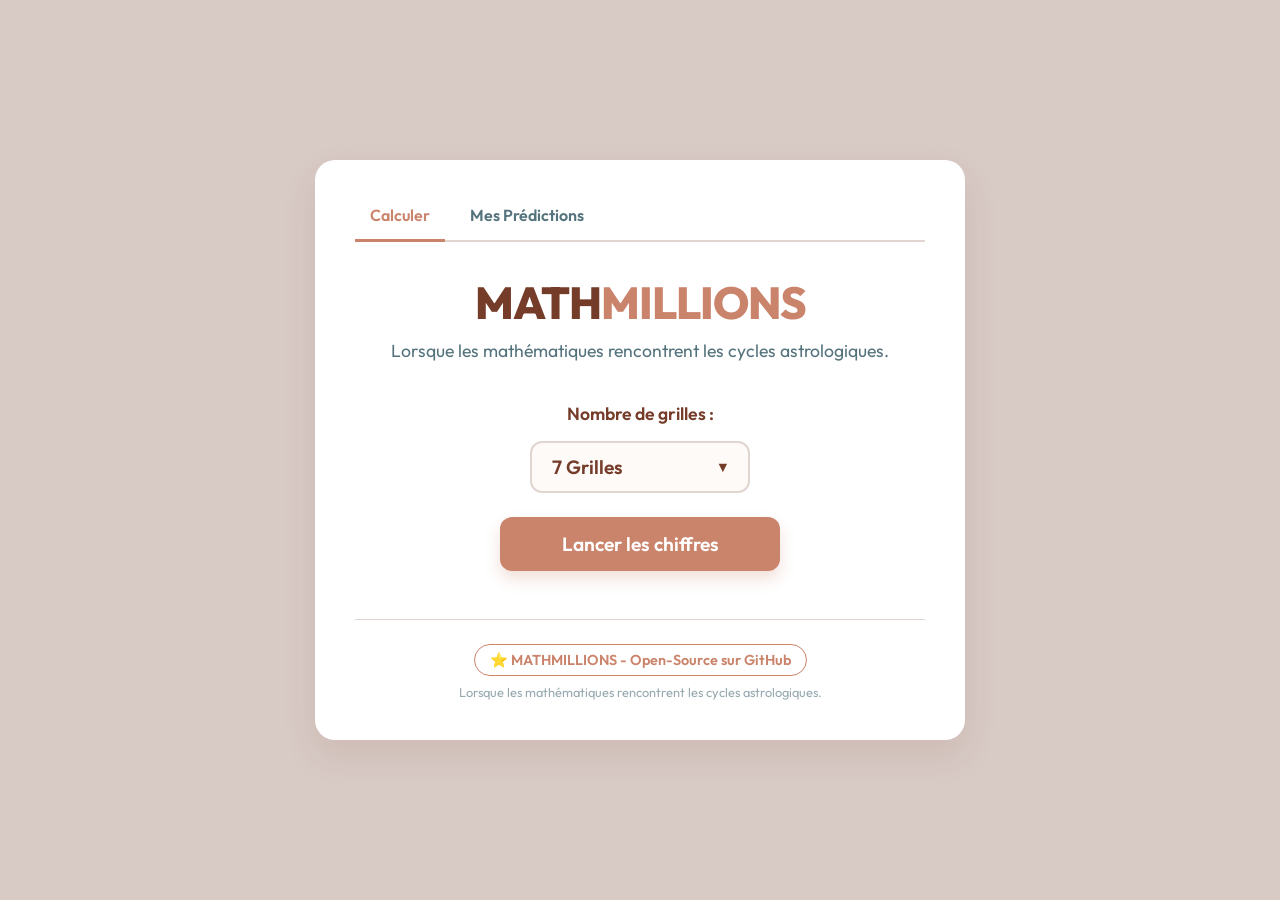
<file: frontend/index.html>
<!DOCTYPE html>
<html lang="fr">
<head>
    <meta charset="UTF-8">
    <meta name="viewport" content="width=device-width, initial-scale=1.0">
    <title>MATHMILLIONS</title>
    <link rel="stylesheet" href="style.css">
    <link href="https://fonts.googleapis.com/css2?family=Outfit:wght@300;400;600;800&display=swap" rel="stylesheet">
</head>
<body>
    <div class="background-orbs">
        <div class="orb orb-1"></div>
        <div class="orb orb-2"></div>
        <div class="orb orb-3"></div>
    </div>
    
    <main class="glass-container">
        <nav class="tabs">
            <button class="tab-btn active" id="tab-calc-btn">Calculer</button>
            <button class="tab-btn" id="tab-hist-btn">Mes Prédictions</button>
        </nav>

        <section id="calc-view">
            <header>
                <h1>MATH<span>MILLIONS</span></h1>
                <p>Lorsque les mathématiques rencontrent les cycles astrologiques.</p>
            </header>

            <section class="controls">
                <div class="input-group">
                    <label for="numGrilles">Nombre de grilles :</label>
                    <div class="select-container">
                        <select id="numGrilles" class="custom-select">
                            <option value="1">1 Grille</option>
                            <option value="2">2 Grilles</option>
                            <option value="3">3 Grilles</option>
                            <option value="4">4 Grilles</option>
                            <option value="5">5 Grilles</option>
                            <option value="6">6 Grilles</option>
                            <option value="7" selected>7 Grilles</option>
                        </select>
                    </div>
                </div>
                
                <button id="generate-btn" class="glow-button">
                    <span>Lancer les chiffres</span>
                    <div class="loader" id="btn-loader"></div>
                </button>
            </section>

            <section id="results" class="results-container hidden">
                <div class="results-header">
                    <h2>Tirage du <span id="date-display">...</span></h2>
                    <div class="moon-weight" title="Influence de la phase lunaire pour la pondération FDJ">
                        🌕 Poids Lunaire : <span id="moon-display">...</span>
                    </div>
                </div>
                
                <div id="insight-box" class="insight-box">
                    <!-- Insight text pushed from API -->
                </div>
                
                <div id="grids-container" class="grids">
                    <!-- Dynamically populated -->
                </div>
            </section>
        </section>

        <section id="history-view" class="hidden">
            <header>
                <h2>Historique & Validation</h2>
                <p>Comparez vos prédictions aux tirages officiels.</p>
            </header>
            <div id="history-list" class="history-list">
                <!-- Predictions populate here -->
            </div>
        </section>

        <footer class="main-footer">
            <a href="https://github.com/NeousAxis/mathmillions" target="_blank">
                 ⭐ MATHMILLIONS - Open-Source sur GitHub
            </a>
            <p>Lorsque les mathématiques rencontrent les cycles astrologiques.</p>
        </footer>
    </main>
    <script src="script.js"></script>
</body>
</html>
</file>
<file: frontend/style.css>
:root {
    --bg-main: #D8CAC5;
    --text-dark: #753C29;
    --accent-red: #CB846C;
    --accent-blue: #6CB3CB;
    --box-dark: #54737D;
}

* { box-sizing: border-box; margin: 0; padding: 0; }

body {
    font-family: 'Outfit', sans-serif;
    background-color: var(--bg-main);
    color: var(--text-dark);
    min-height: 100vh;
    display: flex;
    justify-content: center;
    align-items: center;
    overflow-x: hidden;
    position: relative;
    padding: 2rem;
}

.background-orbs { display: none; }

.glass-container {
    background: #ffffff;
    border-radius: 20px;
    padding: 2.5rem;
    width: 100%;
    max-width: 650px;
    box-shadow: 0 15px 35px rgba(117, 60, 41, 0.1);
    z-index: 1;
}

.tabs {
    display: flex;
    gap: 10px;
    margin-bottom: 2rem;
    border-bottom: 2px solid #e0d5d0;
    padding-bottom: 10px;
}
.tab-btn {
    background: none;
    border: none;
    padding: 5px 15px;
    font-family: inherit;
    font-size: 1rem;
    font-weight: 600;
    cursor: pointer;
    color: var(--box-dark);
    transition: 0.3s;
}
.tab-btn.active {
    color: var(--accent-red);
    position: relative;
}
.tab-btn.active::after {
    content: '';
    position: absolute;
    bottom: -12px;
    left: 0;
    width: 100%;
    height: 3px;
    background: var(--accent-red);
}

.history-list {
    display: flex; flex-direction: column; gap: 15px;
}
.history-item {
    background: #fdfaf8;
    border: 1px solid #e0d5d0;
    border-radius: 12px;
    padding: 15px;
}
.hist-header {
    display: flex; justify-content: space-between; align-items: center; margin-bottom: 10px;
    font-size: 0.9rem; font-weight: 600; color: var(--box-dark);
}
.score-badge {
    background: var(--accent-blue); color: white; padding: 3px 8px; border-radius: 8px; font-size: 0.8rem;
}
.verify-form {
    display: flex; flex-wrap: wrap; gap: 8px; margin-top: 10px; padding-top: 10px; border-top: 1px dashed #e0d5d0;
}
.verify-form input {
    width: 45px; height: 35px; border-radius: 6px; border: 1px solid #e0d5d0; text-align: center;
    font-family: inherit; font-weight: 600; outline: none;
}
.verify-form input:focus { border-color: var(--accent-blue); }
.verify-btn {
    background: var(--box-dark); color: white; border: none; padding: 0 12px; border-radius: 6px;
    font-weight: 600; cursor: pointer; font-size: 0.85rem;
}

.sig-control {
    display: flex; justify-content: center; align-items: center; margin: 1.5rem 0;
}
.sig-chart {
    display: flex; flex-direction: column; gap: 10px; margin-top: 2rem;
}
.sig-row {
    display: flex; justify-content: space-between; align-items: center; padding: 10px; background: #fdfaf8; border-radius: 8px; border: 1px solid #e0d5d0;
}
.sig-planet { font-weight: 800; color: var(--accent-red); width: 80px; text-transform: uppercase; font-size: 0.8rem; }
.sig-pos { font-family: monospace; font-size: 0.9rem; color: var(--box-dark); }
.sig-bar-container { flex-grow: 1; height: 8px; background: #e0d5d0; margin: 0 15px; border-radius: 4px; overflow: hidden; position: relative; }
.sig-bar { height: 100%; background: var(--accent-blue); }

.mode-selector {
    display: inline-flex; justify-content: center; align-items: center; margin-bottom: 2.5rem;
    background: #fdfaf8;
    padding: 6px;
    border-radius: 30px;
    border: 1px solid #e0d5d0;
    box-shadow: inset 0 2px 5px rgba(0,0,0,0.03);
}
.mode-btn {
    -webkit-appearance: none; appearance: none;
    background: transparent; border: none; padding: 10px 25px; border-radius: 25px; font-size: 0.95rem; font-family: 'Outfit', sans-serif; font-weight: 600; cursor: pointer; transition: all 0.3s ease; color: var(--box-dark); opacity: 0.7; margin: 0; outline: none;
}
.mode-btn:hover {
    opacity: 1;
}
.mode-btn.active {
    background: white; color: var(--accent-red); opacity: 1;
    box-shadow: 0 4px 12px rgba(203, 132, 108, 0.25);
}

header { text-align: center; margin-bottom: 2.5rem; }
header h1 { font-size: 2.8rem; font-weight: 800; color: var(--text-dark); letter-spacing: -1px; margin-bottom: 0.5rem; }
header h1 span { color: var(--accent-red); }
header p { color: var(--box-dark); font-size: 1.1rem; }

.controls {
    display: flex; flex-direction: column; gap: 1.5rem; align-items: center; margin-bottom: 2rem;
}

.input-group {
    display: flex; flex-direction: column; align-items: center; gap: 1rem;
}
.input-group label { font-size: 1.1rem; font-weight: 600; color: var(--text-dark); }

.select-container { position: relative; width: 220px; }
.custom-select {
    width: 100%;
    background: #fdfaf8;
    border: 2px solid #e0d5d0;
    color: var(--text-dark);
    font-size: 1.2rem;
    font-weight: 600;
    padding: 12px 20px;
    border-radius: 12px;
    appearance: none;
    -webkit-appearance: none;
    cursor: pointer;
    font-family: inherit;
    outline: none;
    transition: all 0.3s ease;
}
.custom-select:hover, .custom-select:focus {
    border-color: var(--accent-blue);
    background: #ffffff;
}
.select-container::after {
    content: "▼";
    position: absolute;
    right: 20px;
    top: 50%;
    transform: translateY(-50%);
    color: var(--text-dark);
    pointer-events: none;
    font-size: 0.9rem;
}

.glow-button {
    background: var(--accent-red);
    border: none;
    padding: 15px 40px;
    border-radius: 12px;
    font-size: 1.2rem;
    font-weight: 600;
    color: white;
    cursor: pointer;
    position: relative;
    overflow: hidden;
    transition: background 0.2s, transform 0.2s;
    font-family: inherit;
    display: flex; align-items: center; justify-content: center; min-width: 280px;
    box-shadow: 0 8px 15px rgba(203, 132, 108, 0.25);
}
.glow-button:hover { background: #ba765e; transform: translateY(-2px); }
.glow-button:active { transform: translateY(0); }

.glow-button .loader {
    display: none;
    width: 20px; height: 20px; border: 3px solid rgba(255,255,255,0.4); border-top-color: white; border-radius: 50%; animation: spin 1s linear infinite;
    position: absolute;
}
@keyframes spin { to { transform: rotate(360deg); } }

.hidden { display: none; }

.results-container {
    background: var(--box-dark); 
    border-radius: 16px; 
    padding: 2.5rem; 
    color: var(--bg-main);
    box-shadow: 0 10px 25px rgba(84, 115, 125, 0.25);
    animation: slideUp 0.5s cubic-bezier(0.16, 1, 0.3, 1) forwards;
}

@keyframes slideUp { from { opacity: 0; transform: translateY(20px); } to { opacity: 1; transform: translateY(0); } }

.results-header {
    display: flex; justify-content: space-between; align-items: center; margin-bottom: 1.5rem; border-bottom: 1px solid rgba(216, 202, 197, 0.2); padding-bottom: 1rem; flex-wrap: wrap; gap: 10px;
}
.results-header h2 { font-size: 1.4rem; font-weight: 600; color: white; }
.results-header h2 span { color: var(--accent-blue); }
.moon-weight { font-size: 0.95rem; color: white; background: rgba(0,0,0,0.25); padding: 5px 12px; border-radius: 20px; font-weight: 500;}

.main-footer {
    margin-top: 3rem;
    padding-top: 1.5rem;
    border-top: 1px solid #e0d5d0;
    text-align: center;
}
.main-footer a {
    display: inline-block;
    color: var(--accent-red);
    text-decoration: none;
    font-weight: 600;
    font-size: 0.9rem;
    margin-bottom: 8px;
    padding: 6px 15px;
    border: 1px solid var(--accent-red);
    border-radius: 20px;
    transition: 0.2s;
}
.main-footer a:hover {
    background: var(--accent-red);
    color: white;
}
.main-footer p {
    font-size: 0.8rem;
    color: var(--box-dark);
    opacity: 0.6;
}

.insight-box {
    background: var(--bg-main);
    border-left: 5px solid var(--accent-red);
    padding: 15px 20px;
    margin-bottom: 25px;
    border-radius: 8px;
    font-size: 0.95rem;
    line-height: 1.6;
    color: var(--text-dark);
}
.insight-box strong {
    color: var(--text-dark);
    font-size: 1.05rem;
    display: inline-block;
    margin-bottom: 5px;
}

.grids { display: flex; flex-direction: column; gap: 12px; }
.grid-row { display: flex; align-items: center; gap: 15px; padding: 12px 15px; background: rgba(255,255,255,0.06); border-radius: 8px; transition: 0.3s; }
.grid-row:hover { background: rgba(255,255,255,0.12); }
.grid-id { font-weight: 600; color: var(--bg-main); width: 25px; opacity: 0.7;}

.numbers, .stars { display: flex; gap: 8px; }
.ball {
    width: 38px; height: 38px; display: flex; justify-content: center; align-items: center; border-radius: 50%;
    font-weight: 600; font-size: 1rem; color: var(--text-dark); background: var(--bg-main);
    box-shadow: 0 2px 5px rgba(0,0,0,0.15);
}
.ball.star { background-color: var(--accent-red); color: white; }
.plus { color: var(--bg-main); margin: 0 5px; font-weight: 300; opacity: 0.5; }

@media (max-width: 600px) {
    .glass-container { padding: 2rem 1.5rem; }
    .grid-row { flex-wrap: wrap; justify-content: center; }
    .grid-id { display: none; }
}
</file>
